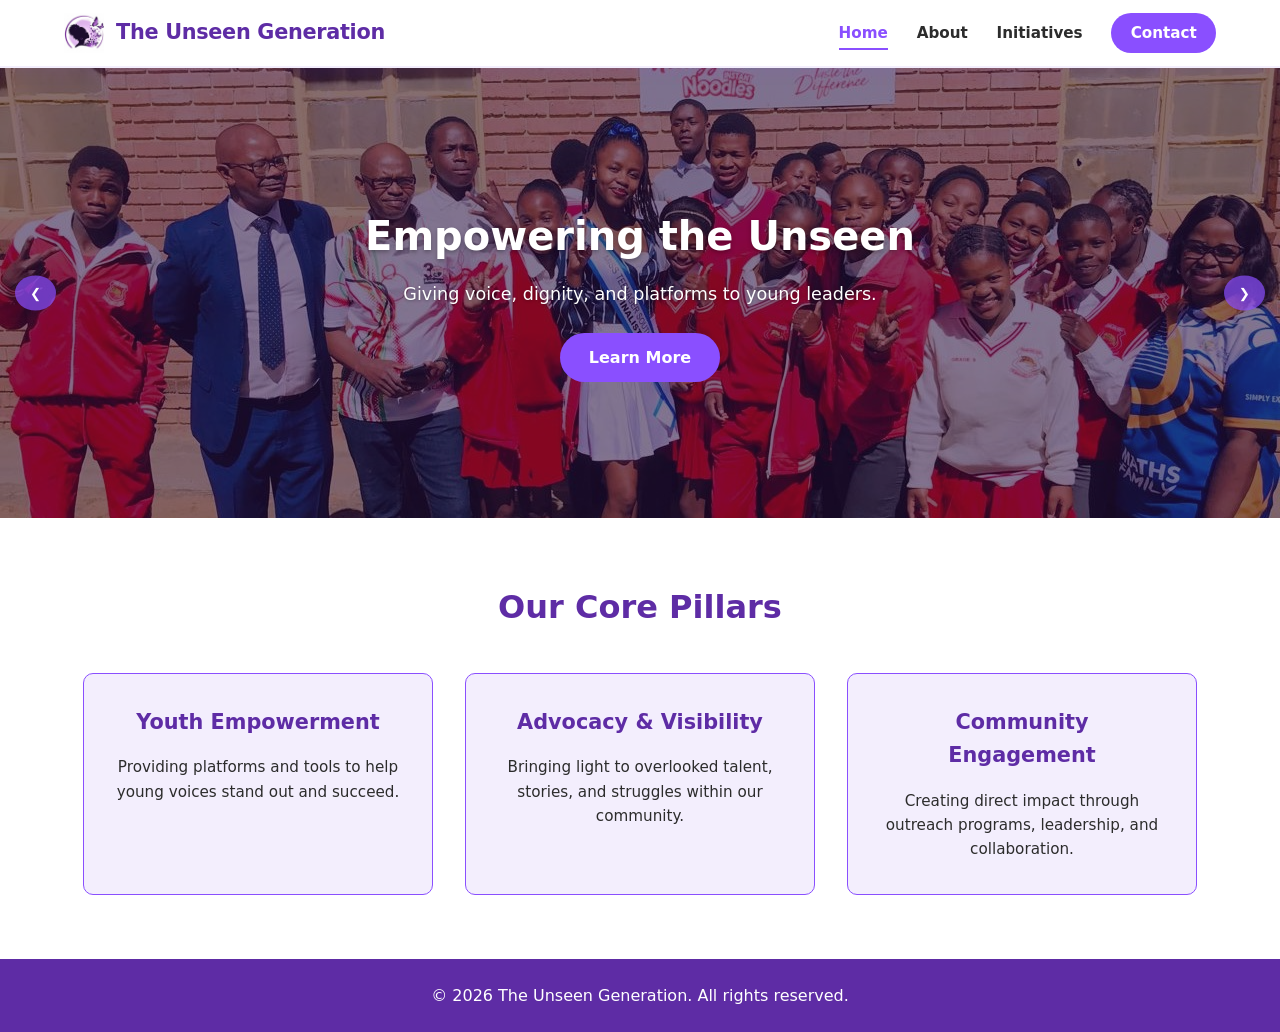
<file: index.html>
<!DOCTYPE html>
<html lang="en">
<head>
  <meta charset="UTF-8">
  <meta name="viewport" content="width=device-width, initial-scale=1.0">
  <title>The Unseen Generation</title>
  <link rel="stylesheet" href="style.css">
</head>
<body>

  <!-- ========================================== -->
  <!-- HEADER & NAVIGATION                        -->
  <!-- ========================================== -->
  <header>
    <div class="logo-container">
      <img src="images/logo.png" alt="The Unseen Generation Logo" class="site-logo">
      <span class="logo-text">The Unseen Generation</span>
    </div>
    <nav>
      <ul>
        <li><a href="index.html" class="active-link">Home</a></li>
        <li><a href="about.html">About</a></li>
        <li><a href="initiatives.html">Initiatives</a></li>
        <li><a href="contact.html" class="nav-btn">Contact</a></li>
      </ul>
    </nav>
  </header>

  <!-- ========================================== -->
  <!-- HERO SLIDESHOW SECTION                     -->
  <!-- ========================================== -->
  <section class="hero-slider">
    <!-- Slide 1 -->
    <div class="slide active">
      <img src="images/slide1.jpg" alt="Slide 1">
      <div class="slide-overlay"></div>
      <div class="slide-content">
        <h2>Empowering the Unseen</h2>
        <p>Giving voice, dignity, and platforms to young leaders.</p>
        <a href="#" class="slide-btn">Learn More</a>
      </div>
    </div>

    <!-- Slide 2 -->
    <div class="slide">
      <img src="images/slide2.jpg" alt="Slide 2">
      <div class="slide-overlay"></div>
      <div class="slide-content">
        <h2>Building Confidence</h2>
        <p>Restoring potential through mentorship and community action.</p>
        <a href="#" class="slide-btn">Our Movement</a>
      </div>
    </div>

    <!-- Slide 3 -->
    <div class="slide">
      <img src="images/slide3.jpg" alt="Slide 3">
      <div class="slide-overlay"></div>
      <div class="slide-content">
        <h2>Join the Impact</h2>
        <p>Creating lasting change together across our communities.</p>
        <a href="#" class="slide-btn">Get Involved</a>
      </div>
    </div>

    <!-- Navigation Arrows -->
    <button class="prev" onclick="moveSlide(-1)">&#10094;</button>
    <button class="next" onclick="moveSlide(1)">&#10095;</button>
  </section>

  <!-- ========================================== -->
  <!-- CORE PILLARS SECTION                       -->
  <!-- ========================================== -->
  <section class="pillars-section">
    <h2 class="section-title">Our Core Pillars</h2>
    <div class="pillars-container">
      <div class="pillar-card">
        <h3>Youth Empowerment</h3>
        <p>Providing platforms and tools to help young voices stand out and succeed.</p>
      </div>
      <div class="pillar-card">
        <h3>Advocacy & Visibility</h3>
        <p>Bringing light to overlooked talent, stories, and struggles within our community.</p>
      </div>
      <div class="pillar-card">
        <h3>Community Engagement</h3>
        <p>Creating direct impact through outreach programs, leadership, and collaboration.</p>
      </div>
    </div>
  </section>

  <!-- ========================================== -->
  <!-- FOOTER SECTION                             -->
  <!-- ========================================== -->
  <footer>
    <p>&copy; 2026 The Unseen Generation. All rights reserved.</p>
  </footer>

  <script>
    let currentSlide = 0;
    const slides = document.querySelectorAll('.slide');

    function moveSlide(step) {
      slides[currentSlide].classList.remove('active');
      currentSlide = (currentSlide + step + slides.length) % slides.length;
      slides[currentSlide].classList.add('active');
    }
  </script>

</body>
</html>
</file>
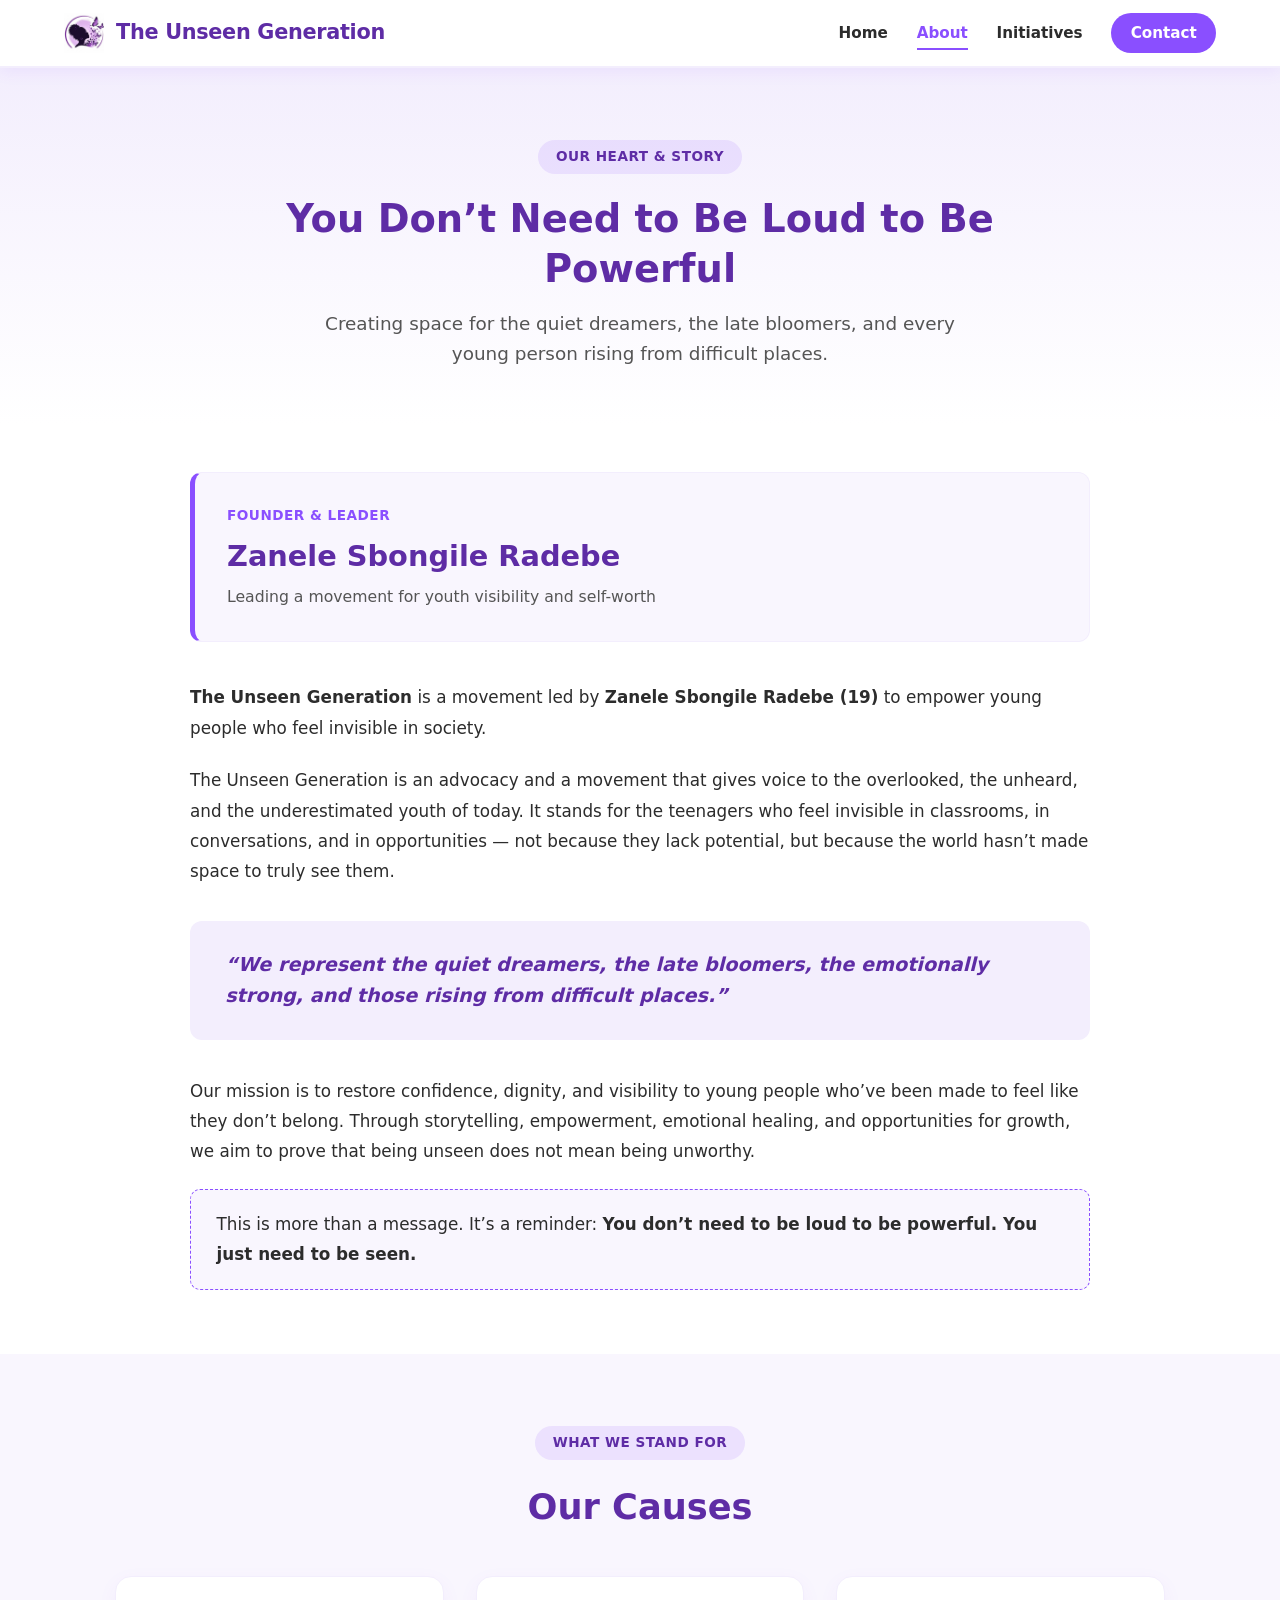
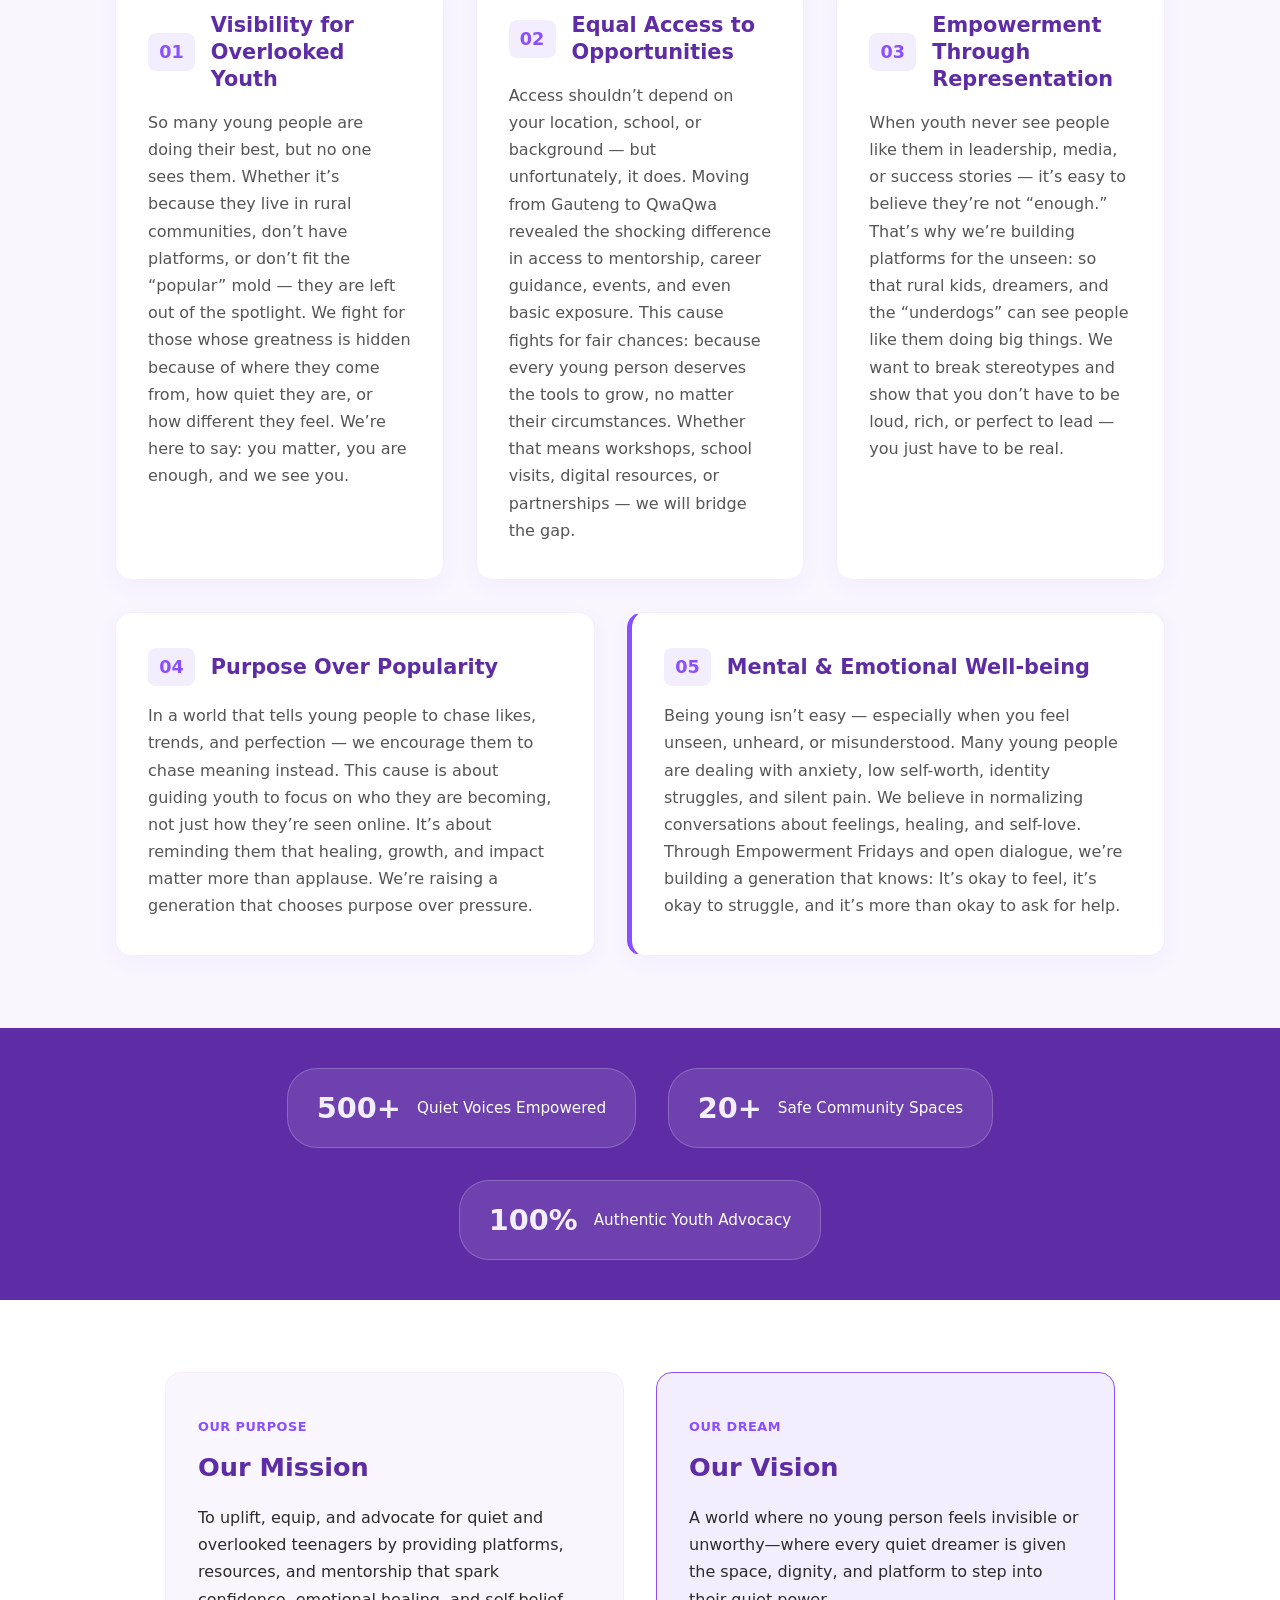
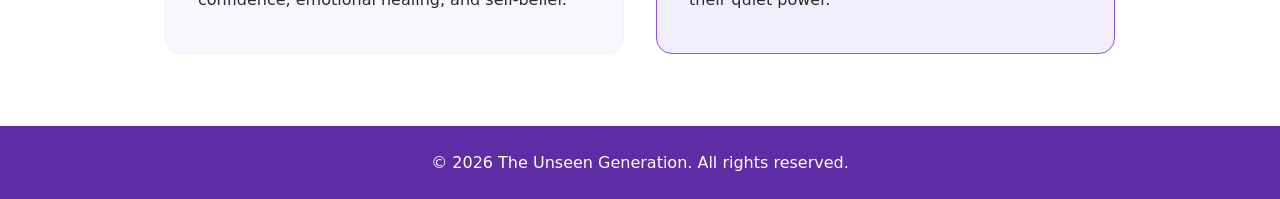
<file: about.html>
<!DOCTYPE html>
<html lang="en">
<head>
  <meta charset="UTF-8">
  <meta name="viewport" content="width=device-width, initial-scale=1.0">
  <title>About Us - The Unseen Generation</title>
  <link rel="stylesheet" href="style.css">
</head>
<body>

  <!-- ========================================== -->
  <!-- HEADER & NAVIGATION                        -->
  <!-- ========================================== -->
  <header>
    <div class="logo-container">
      <img src="images/logo.png" alt="The Unseen Generation Logo" class="site-logo">
      <span class="logo-text">The Unseen Generation</span>
    </div>
    <nav>
      <ul>
        <li><a href="index.html">Home</a></li>
        <li><a href="about.html" class="active-link">About</a></li>
        <li><a href="#">Initiatives</a></li>
        <li><a href="#" class="nav-btn">Contact</a></li>
      </ul>
    </nav>
  </header>

  <!-- ========================================== -->
  <!-- 1. SOFT HERO BANNER                        -->
  <!-- ========================================== -->
  <section class="about-hero">
    <span class="hero-badge">Our Heart & Story</span>
    <h1>You Don’t Need to Be Loud to Be Powerful</h1>
    <p class="hero-subtitle">Creating space for the quiet dreamers, the late bloomers, and every young person rising from difficult places.</p>
  </section>

  <!-- ========================================== -->
  <!-- 2. EXPANDED OUR STORY SECTION              -->
  <!-- ========================================== -->
  <section class="story-section">
    <div class="story-wrapper">
      
      <!-- Lead Founder Card -->
      <div class="founder-card">
        <div class="founder-badge">Founder & Leader</div>
        <h2>Zanele Sbongile Radebe</h2>
        <p class="founder-sub">Leading a movement for youth visibility and self-worth</p>
      </div>

      <!-- Main Soft Story Content -->
      <div class="story-body">
        <p class="story-lead"><strong>The Unseen Generation</strong> is a movement led by <strong>Zanele Sbongile Radebe (19)</strong> to empower young people who feel invisible in society.</p>
        
        <p>The Unseen Generation is an advocacy and a movement that gives voice to the overlooked, the unheard, and the underestimated youth of today. It stands for the teenagers who feel invisible in classrooms, in conversations, and in opportunities — not because they lack potential, but because the world hasn’t made space to truly see them.</p>

        <div class="story-quote-box">
          <p>“We represent the quiet dreamers, the late bloomers, the emotionally strong, and those rising from difficult places.”</p>
        </div>

        <p>Our mission is to restore confidence, dignity, and visibility to young people who’ve been made to feel like they don’t belong. Through storytelling, empowerment, emotional healing, and opportunities for growth, we aim to prove that being unseen does not mean being unworthy.</p>

        <p class="story-closing">This is more than a message. It’s a reminder: <strong>You don’t need to be loud to be powerful. You just need to be seen.</strong></p>
      </div>

    </div>
  </section>

  <!-- ========================================== -->
  <!-- 3. OUR CAUSES / WHAT WE STAND FOR          -->
  <!-- ========================================== -->
  <section class="causes-section">
    <div class="causes-wrapper">
      <span class="section-badge">What We Stand For</span>
      <h2 class="section-title-soft">Our Causes</h2>
      
      <div class="causes-grid">
        
        <!-- Cause 1 -->
        <div class="cause-card">
          <div class="cause-header">
            <span class="cause-num">01</span>
            <h3>Visibility for Overlooked Youth</h3>
          </div>
          <p>So many young people are doing their best, but no one sees them. Whether it’s because they live in rural communities, don’t have platforms, or don’t fit the “popular” mold — they are left out of the spotlight. We fight for those whose greatness is hidden because of where they come from, how quiet they are, or how different they feel. We’re here to say: you matter, you are enough, and we see you.</p>
        </div>

        <!-- Cause 2 -->
        <div class="cause-card">
          <div class="cause-header">
            <span class="cause-num">02</span>
            <h3>Equal Access to Opportunities</h3>
          </div>
          <p>Access shouldn’t depend on your location, school, or background — but unfortunately, it does. Moving from Gauteng to QwaQwa revealed the shocking difference in access to mentorship, career guidance, events, and even basic exposure. This cause fights for fair chances: because every young person deserves the tools to grow, no matter their circumstances. Whether that means workshops, school visits, digital resources, or partnerships — we will bridge the gap.</p>
        </div>

        <!-- Cause 3 -->
        <div class="cause-card">
          <div class="cause-header">
            <span class="cause-num">03</span>
            <h3>Empowerment Through Representation</h3>
          </div>
          <p>When youth never see people like them in leadership, media, or success stories — it’s easy to believe they’re not “enough.” That’s why we’re building platforms for the unseen: so that rural kids, dreamers, and the “underdogs” can see people like them doing big things. We want to break stereotypes and show that you don’t have to be loud, rich, or perfect to lead — you just have to be real.</p>
        </div>

        <!-- Cause 4 -->
        <div class="cause-card">
          <div class="cause-header">
            <span class="cause-num">04</span>
            <h3>Purpose Over Popularity</h3>
          </div>
          <p>In a world that tells young people to chase likes, trends, and perfection — we encourage them to chase meaning instead. This cause is about guiding youth to focus on who they are becoming, not just how they’re seen online. It’s about reminding them that healing, growth, and impact matter more than applause. We’re raising a generation that chooses purpose over pressure.</p>
        </div>

        <!-- Cause 5 -->
        <div class="cause-card full-width-cause">
          <div class="cause-header">
            <span class="cause-num">05</span>
            <h3>Mental & Emotional Well-being</h3>
          </div>
          <p>Being young isn’t easy — especially when you feel unseen, unheard, or misunderstood. Many young people are dealing with anxiety, low self-worth, identity struggles, and silent pain. We believe in normalizing conversations about feelings, healing, and self-love. Through Empowerment Fridays and open dialogue, we’re building a generation that knows: It’s okay to feel, it’s okay to struggle, and it’s more than okay to ask for help.</p>
        </div>

      </div>
    </div>
  </section>

  <!-- ========================================== -->
  <!-- 4. SOFT IMPACT HIGHLIGHTS                  -->
  <!-- ========================================== -->
  <section class="impact-section-soft">
    <div class="impact-container-soft">
      <div class="impact-pill">
        <span class="impact-num">500+</span>
        <span class="impact-txt">Quiet Voices Empowered</span>
      </div>
      <div class="impact-pill">
        <span class="impact-num">20+</span>
        <span class="impact-txt">Safe Community Spaces</span>
      </div>
      <div class="impact-pill">
        <span class="impact-num">100%</span>
        <span class="impact-txt">Authentic Youth Advocacy</span>
      </div>
    </div>
  </section>

  <!-- ========================================== -->
  <!-- 5. MISSION & VISION DUAL CARDS             -->
  <!-- ========================================== -->
  <section class="mv-soft-section">
    <div class="mv-soft-grid">
      <div class="mv-soft-card">
        <span class="mv-label">Our Purpose</span>
        <h2>Our Mission</h2>
        <p>To uplift, equip, and advocate for quiet and overlooked teenagers by providing platforms, resources, and mentorship that spark confidence, emotional healing, and self-belief.</p>
      </div>
      <div class="mv-soft-card highlight-card">
        <span class="mv-label">Our Dream</span>
        <h2>Our Vision</h2>
        <p>A world where no young person feels invisible or unworthy—where every quiet dreamer is given the space, dignity, and platform to step into their quiet power.</p>
      </div>
    </div>
  </section>

  <!-- ========================================== -->
  <!-- FOOTER SECTION                             -->
  <!-- ========================================== -->
  <footer>
    <p>&copy; 2026 The Unseen Generation. All rights reserved.</p>
  </footer>

</body>
</html>
</file>
<file: style.css>
/* ==========================================================================
   THE UNSEEN GENERATION - MAIN STYLESHEET
   Primary Theme: Mauve & White
   ========================================================================== */

/* --------------------------------------------------------------------------
   1. GLOBAL VARIABLES & BASE RESET
   -------------------------------------------------------------------------- */
:root {
  /* Color palette definitions */
  --mauve: #8a4fff;        /* Primary Accent */
  --mauve-light: #f3eefd;  /* Background tints & borders */
  --mauve-soft: #f9f6fe;   /* Extra soft container background */
  --mauve-dark: #5e2ca5;   /* Text highlights & footer background */
  --white: #ffffff;       /* Main background */
  --text: #2c2c2c;        /* Soft dark text color */
  --text-muted: #555555;  /* Muted text color */
}

/* Reset default browser margins and box sizing */
* {
  box-sizing: border-box;
  margin: 0;
  padding: 0;
  font-family: system-ui, -apple-system, BlinkMacSystemFont, 'Segoe UI', Roboto, sans-serif;
}

body {
  background-color: var(--white);
  color: var(--text);
  line-height: 1.6;
}

/* --------------------------------------------------------------------------
   2. HEADER & NAVIGATION STYLES
   -------------------------------------------------------------------------- */
header {
  display: flex;
  justify-content: space-between;
  align-items: center;
  padding: 0.8rem 5%;
  background-color: rgba(255, 255, 255, 0.85);
  backdrop-filter: blur(10px);
  -webkit-backdrop-filter: blur(10px);
  border-bottom: 2px solid var(--mauve-light);
  box-shadow: 0 4px 15px rgba(138, 79, 255, 0.08);
  position: sticky;
  top: 0;
  z-index: 100;
}

/* Logo Brand Container */
.logo-container {
  display: flex;
  align-items: center;
  gap: 0.75rem;
  transition: transform 0.3s ease;
}

.logo-container:hover {
  transform: translateY(-1px);
}

/* Strict Sizing for Logo Image */
.site-logo {
  height: 40px;
  max-height: 40px;
  width: auto;
  max-width: 150px;
  object-fit: contain;
  display: block;
}

.logo-text {
  font-size: 1.3rem;
  font-weight: 700;
  color: var(--mauve-dark);
  letter-spacing: -0.3px;
}

/* Navigation Menu */
nav ul {
  display: flex;
  list-style: none;
  gap: 1.8rem;
  align-items: center;
}

/* Navigation Links */
nav a {
  position: relative;
  text-decoration: none;
  color: var(--text);
  font-weight: 600;
  font-size: 0.95rem;
  padding: 0.3rem 0;
  transition: color 0.3s ease, transform 0.2s ease;
  display: inline-block;
}

nav a:not(.nav-btn)::after {
  content: '';
  position: absolute;
  width: 0%;
  height: 2px;
  bottom: 0;
  left: 50%;
  background-color: var(--mauve);
  transition: width 0.3s ease, left 0.3s ease;
}

nav a:not(.nav-btn):hover {
  color: var(--mauve);
  transform: translateY(-1px);
}

nav a:not(.nav-btn):hover::after,
nav a.active-link::after {
  width: 100%;
  left: 0;
}

nav a.active-link {
  color: var(--mauve);
}

/* Highlighted Pill CTA Button for Contact */
nav a.nav-btn {
  background-color: var(--mauve);
  color: var(--white);
  padding: 0.5rem 1.2rem;
  border-radius: 20px;
  transition: background-color 0.3s ease, transform 0.2s ease, box-shadow 0.3s ease;
}

nav a.nav-btn:hover {
  background-color: var(--mauve-dark);
  color: var(--white);
  transform: translateY(-2px);
  box-shadow: 0 4px 12px rgba(138, 79, 255, 0.3);
}

/* --------------------------------------------------------------------------
   3. HERO SLIDESHOW STYLES (HOME PAGE)
   -------------------------------------------------------------------------- */
.hero-slider {
  position: relative;
  max-width: 100%;
  height: 450px;
  overflow: hidden;
  background-color: var(--mauve-light);
}

.slide {
  position: absolute;
  width: 100%;
  height: 100%;
  opacity: 0;
  transition: opacity 0.8s ease-in-out;
  display: flex;
  align-items: center;
  justify-content: center;
}

.slide.active {
  opacity: 1;
}

.slide img {
  width: 100%;
  height: 100%;
  object-fit: cover;
  object-position: top center;
}

.slide-overlay {
  position: absolute;
  top: 0;
  left: 0;
  width: 100%;
  height: 100%;
  background: rgba(35, 12, 60, 0.55);
  z-index: 1;
}

.slide-content {
  position: absolute;
  z-index: 2;
  text-align: center;
  color: var(--white);
  padding: 0 1rem;
  max-width: 700px;
}

.slide-content h2 {
  font-size: 2.5rem;
  margin-bottom: 0.8rem;
  text-shadow: 0 2px 4px rgba(0,0,0,0.3);
}

.slide-content p {
  font-size: 1.1rem;
  margin-bottom: 1.5rem;
  text-shadow: 0 1px 3px rgba(0,0,0,0.3);
}

.slide-btn {
  display: inline-block;
  padding: 0.75rem 1.8rem;
  background-color: var(--mauve);
  color: var(--white);
  text-decoration: none;
  font-weight: 600;
  border-radius: 25px;
  transition: background-color 0.3s ease, transform 0.2s ease;
}

.slide-btn:hover {
  background-color: var(--mauve-dark);
  transform: translateY(-2px);
}

.prev, .next {
  position: absolute;
  top: 50%;
  transform: translateY(-50%);
  background: rgba(138, 79, 255, 0.7);
  color: var(--white);
  border: none;
  padding: 10px 15px;
  cursor: pointer;
  border-radius: 50%;
  z-index: 3;
  transition: background 0.3s ease;
}

.prev:hover, .next:hover {
  background: var(--mauve-dark);
}

.prev { left: 15px; }
.next { right: 15px; }

/* --------------------------------------------------------------------------
   4. CORE PILLARS STYLES (HOME PAGE)
   -------------------------------------------------------------------------- */
.pillars-section {
  padding: 4rem 5%;
  text-align: center;
  background-color: var(--white);
}

.section-title {
  color: var(--mauve-dark);
  font-size: 2rem;
  margin-bottom: 2.5rem;
}

.pillars-container {
  display: flex;
  gap: 2rem;
  justify-content: center;
  flex-wrap: wrap;
}

.pillar-card {
  background-color: var(--mauve-light);
  border: 1px solid var(--mauve);
  border-radius: 10px;
  padding: 2rem;
  flex: 1;
  min-width: 250px;
  max-width: 350px;
  transition: transform 0.3s ease, box-shadow 0.3s ease;
}

.pillar-card:hover {
  transform: translateY(-5px);
  box-shadow: 0 8px 20px rgba(138, 79, 255, 0.15);
}

.pillar-card h3 {
  color: var(--mauve-dark);
  font-size: 1.3rem;
  margin-bottom: 1rem;
}

.pillar-card p {
  line-height: 1.6;
  color: var(--text);
  font-size: 0.95rem;
}

/* --------------------------------------------------------------------------
   5. REDESIGNED SOFT ABOUT PAGE STYLES
   -------------------------------------------------------------------------- */

/* Hero Banner */
.about-hero {
  text-align: center;
  padding: 4.5rem 5% 3.5rem;
  background: linear-gradient(180deg, var(--mauve-light) 0%, var(--white) 100%);
}

.hero-badge, .section-badge {
  display: inline-block;
  background-color: rgba(138, 79, 255, 0.12);
  color: var(--mauve-dark);
  padding: 0.4rem 1.1rem;
  border-radius: 20px;
  font-size: 0.85rem;
  font-weight: 700;
  letter-spacing: 0.5px;
  text-transform: uppercase;
  margin-bottom: 1.2rem;
}

.about-hero h1 {
  font-size: 2.4rem;
  color: var(--mauve-dark);
  max-width: 800px;
  margin: 0 auto 1rem;
  line-height: 1.3;
}

.hero-subtitle {
  font-size: 1.15rem;
  color: var(--text-muted);
  max-width: 680px;
  margin: 0 auto;
}

/* Main Story Section */
.story-section {
  padding: 3rem 5% 4rem;
  background-color: var(--white);
}

.story-wrapper {
  max-width: 900px;
  margin: 0 auto;
  display: flex;
  flex-direction: column;
  gap: 2.5rem;
}

/* Founder Header Card */
.founder-card {
  background-color: var(--mauve-soft);
  border: 1px solid var(--mauve-light);
  border-left: 5px solid var(--mauve);
  padding: 2rem;
  border-radius: 12px;
}

.founder-badge {
  color: var(--mauve);
  font-weight: 700;
  font-size: 0.85rem;
  text-transform: uppercase;
  letter-spacing: 0.5px;
  margin-bottom: 0.4rem;
}

.founder-card h2 {
  color: var(--mauve-dark);
  font-size: 1.8rem;
  margin-bottom: 0.3rem;
}

.founder-sub {
  color: var(--text-muted);
  font-size: 0.98rem;
}

/* Story Typography */
.story-body {
  display: flex;
  flex-direction: column;
  gap: 1.4rem;
}

.story-lead {
  font-size: 1.2rem;
  color: var(--mauve-dark);
  line-height: 1.7;
}

.story-body p {
  font-size: 1.05rem;
  color: var(--text);
  line-height: 1.8;
}

/* Story Callout Quote */
.story-quote-box {
  background-color: var(--mauve-light);
  border-radius: 12px;
  padding: 1.8rem 2.2rem;
  margin: 0.8rem 0;
}

.story-quote-box p {
  font-size: 1.2rem;
  font-weight: 600;
  color: var(--mauve-dark);
  font-style: italic;
  line-height: 1.6;
}

.story-closing {
  font-size: 1.15rem;
  color: var(--mauve-dark);
  background-color: var(--mauve-soft);
  padding: 1.2rem 1.6rem;
  border-radius: 10px;
  border: 1px dashed var(--mauve);
}

/* --------------------------------------------------------------------------
   6. OUR CAUSES STYLES
   -------------------------------------------------------------------------- */
.causes-section {
  padding: 4.5rem 5%;
  background-color: var(--mauve-soft);
  text-align: center;
}

.causes-wrapper {
  max-width: 1050px;
  margin: 0 auto;
}

.section-title-soft {
  color: var(--mauve-dark);
  font-size: 2.2rem;
  margin-bottom: 2.5rem;
}

.causes-grid {
  display: flex;
  gap: 2rem;
  flex-wrap: wrap;
  justify-content: center;
}

.cause-card {
  background-color: var(--white);
  border: 1px solid var(--mauve-light);
  border-radius: 16px;
  padding: 2.2rem 2rem;
  flex: 1;
  min-width: 300px;
  max-width: 480px;
  text-align: left;
  box-shadow: 0 6px 20px rgba(138, 79, 255, 0.05);
  transition: transform 0.3s ease, box-shadow 0.3s ease;
}

.cause-card:hover {
  transform: translateY(-4px);
  box-shadow: 0 10px 25px rgba(138, 79, 255, 0.12);
}

.cause-card.full-width-cause {
  max-width: 1000px;
  border-left: 5px solid var(--mauve);
}

.cause-header {
  display: flex;
  align-items: center;
  gap: 1rem;
  margin-bottom: 1rem;
}

.cause-num {
  font-size: 1.1rem;
  font-weight: 800;
  color: var(--mauve);
  background-color: var(--mauve-light);
  padding: 0.3rem 0.7rem;
  border-radius: 8px;
}

.cause-header h3 {
  color: var(--mauve-dark);
  font-size: 1.3rem;
  line-height: 1.3;
}

.cause-card p {
  font-size: 1rem;
  color: var(--text-muted);
  line-height: 1.7;
}

/* Impact Highlights */
.impact-section-soft {
  padding: 2.5rem 5%;
  background-color: var(--mauve-dark);
}

.impact-container-soft {
  display: flex;
  gap: 2rem;
  justify-content: center;
  flex-wrap: wrap;
  max-width: 950px;
  margin: 0 auto;
}

.impact-pill {
  display: flex;
  align-items: center;
  gap: 1rem;
  background-color: rgba(255, 255, 255, 0.1);
  padding: 1rem 1.8rem;
  border-radius: 30px;
  border: 1px solid rgba(255, 255, 255, 0.2);
}

.impact-num {
  font-size: 1.8rem;
  font-weight: 800;
  color: var(--mauve-light);
}

.impact-txt {
  color: var(--white);
  font-size: 0.95rem;
  font-weight: 500;
}

/* Mission & Vision Section */
.mv-soft-section {
  padding: 4.5rem 5%;
  background-color: var(--white);
}

.mv-soft-grid {
  display: flex;
  gap: 2rem;
  justify-content: center;
  max-width: 950px;
  margin: 0 auto;
  flex-wrap: wrap;
}

.mv-soft-card {
  flex: 1;
  min-width: 280px;
  background-color: var(--mauve-soft);
  border: 1px solid var(--mauve-light);
  border-radius: 16px;
  padding: 2.5rem 2rem;
  position: relative;
}

.mv-soft-card.highlight-card {
  background-color: var(--mauve-light);
  border-color: var(--mauve);
}

.mv-label {
  display: inline-block;
  font-size: 0.8rem;
  font-weight: 700;
  text-transform: uppercase;
  color: var(--mauve);
  letter-spacing: 0.5px;
  margin-bottom: 0.6rem;
}

.mv-soft-card h2 {
  color: var(--mauve-dark);
  font-size: 1.6rem;
  margin-bottom: 1rem;
}

.mv-soft-card p {
  line-height: 1.7;
  font-size: 1rem;
  color: var(--text);
}

/* --------------------------------------------------------------------------
   7. FOOTER STYLES
   -------------------------------------------------------------------------- */
footer {
  background-color: var(--mauve-dark);
  color: var(--white);
  text-align: center;
  padding: 1.5rem;
}
</file>
